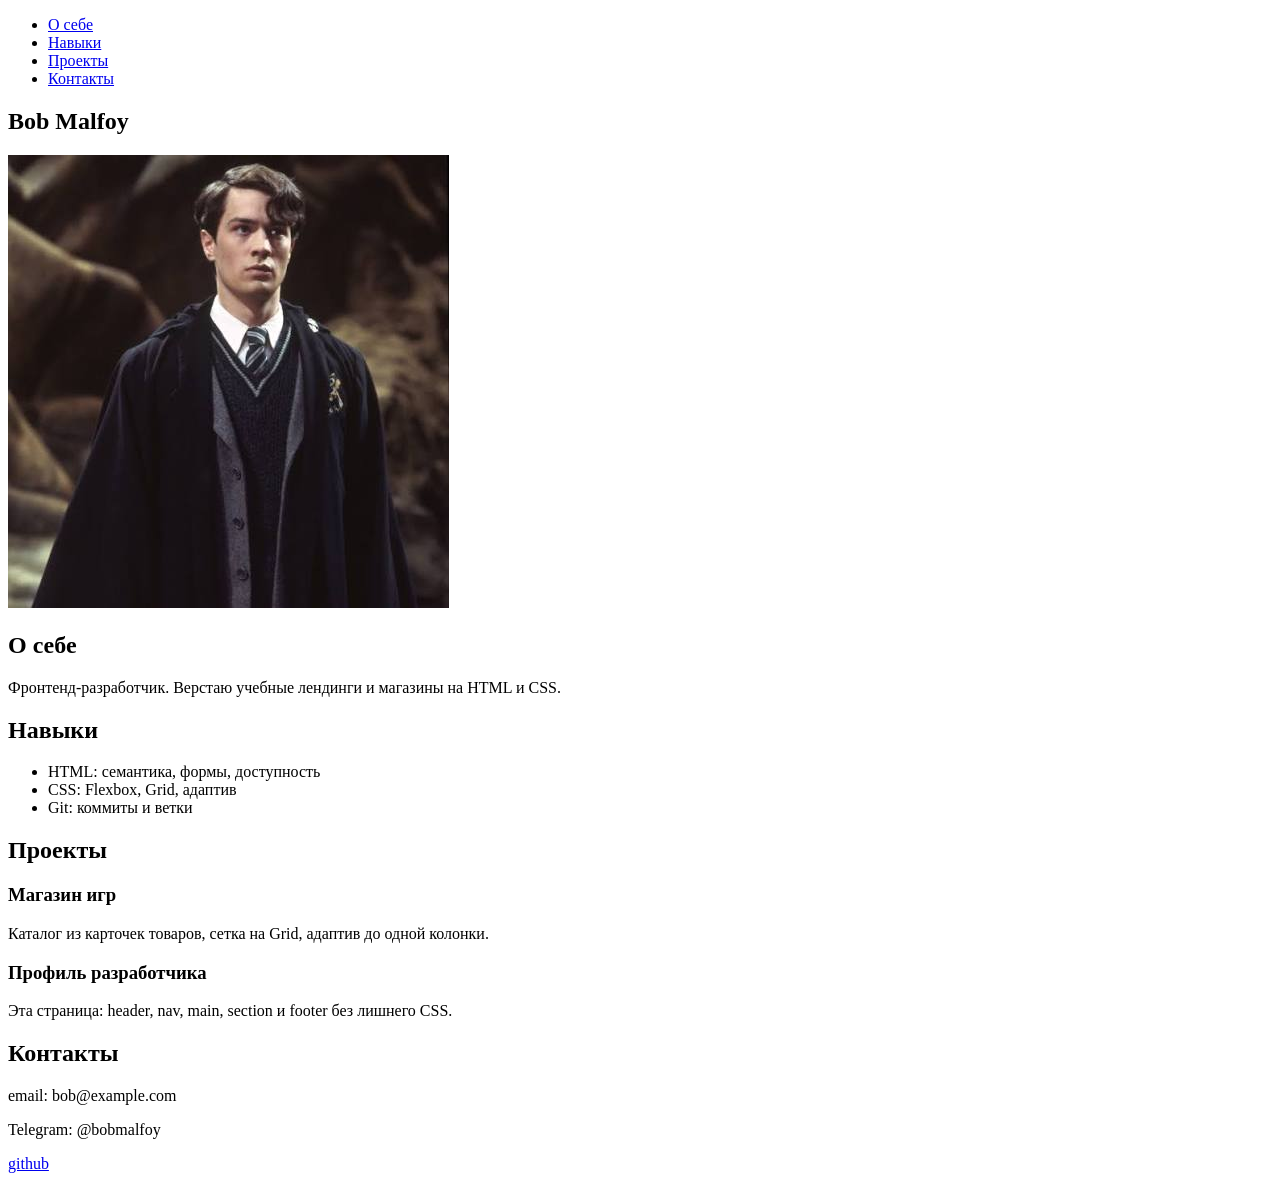
<file: account/index.html>
<!DOCTYPE html>
<html lang="ru">
<head>
    <meta charset="UTF-8">
    <meta name="viewport" content="width=device-width, initial-scale=1.0">
    <title>Profile</title>
</head>
<body>
    <header>
        <nav>
            <ul>
                <li><a href="#about">О себе</a></li>
                <li><a href="#skills">Навыки</a></li>
                <li><a href="#projects">Проекты</a></li>
                <li><a href="#contact">Контакты</a></li>
            </ul>
        </nav>
    </header>
    <main>
        <section id="about">
            <h1>Bob Malfoy</h1>
            <img src="images/avatar.jpeg" alt="Портрет разработчика Bob Malfoy">
            <h2>О себе</h2>
            <p>Фронтенд-разработчик. Верстаю учебные лендинги и магазины на HTML и CSS.</p>
        </section>

        <section id="skills">
            <h2>Навыки</h2>
            <ul>
                <li>HTML: семантика, формы, доступность</li>
                <li>CSS: Flexbox, Grid, адаптив</li>
                <li>Git: коммиты и ветки</li>
            </ul>
        </section>

        <section id="projects">
            <h2>Проекты</h2>

            <article>
                <h3>Магазин игр</h3>
                <p>Каталог из карточек товаров, сетка на Grid, адаптив до одной колонки.</p>
            </article>

            <article>
                <h3>Профиль разработчика</h3>
                <p>Эта страница: header, nav, main, section и footer без лишнего CSS.</p>
            </article>
        </section>
    </main>
    <footer id="contact">
        <h2>Контакты</h2>
        <p>email: bob@example.com</p>
        <p>Telegram: @bobmalfoy</p>
        <p><a href="https://github.com/DianaKurt">github</a></p>
    </footer>
</body>
</html>
</file>
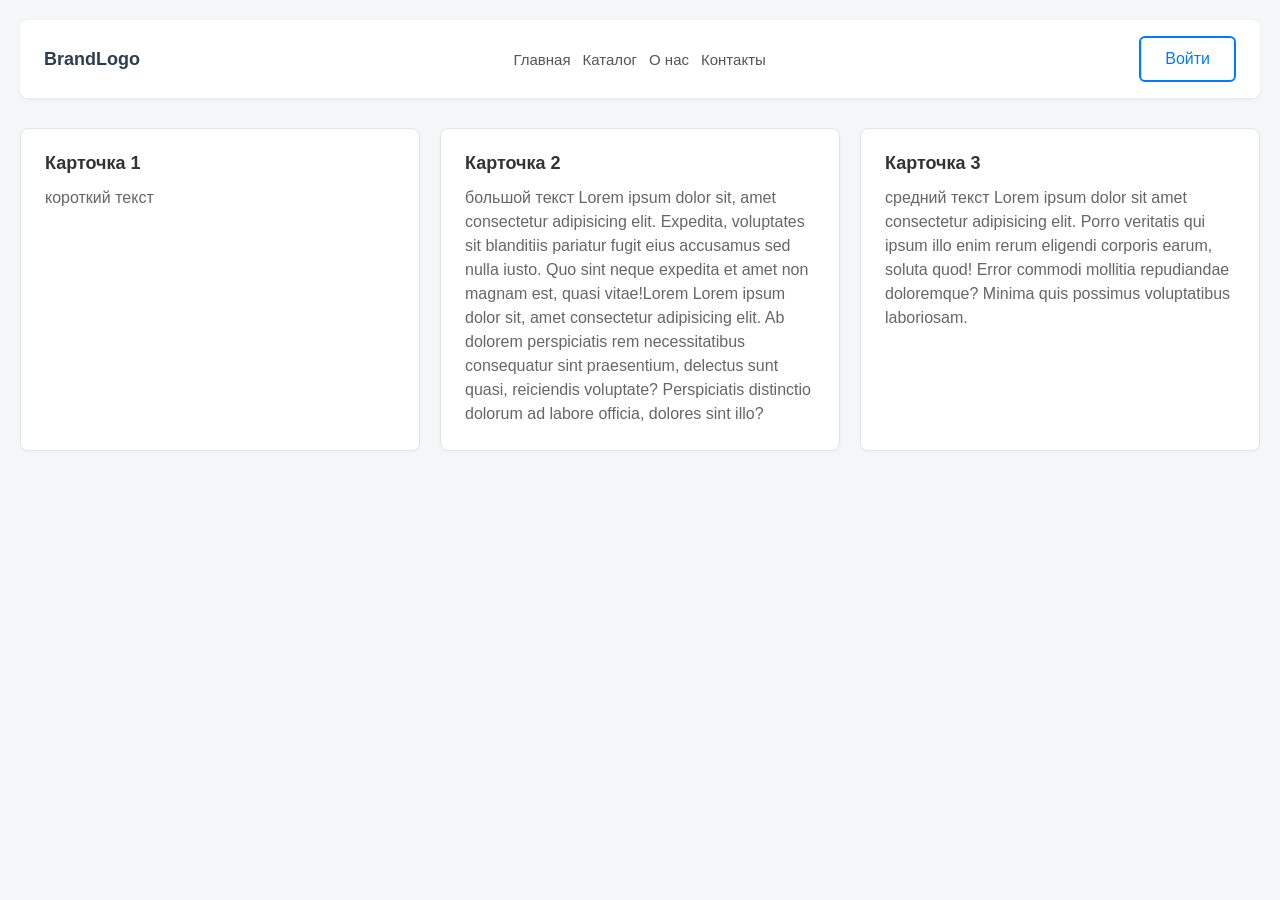
<file: container/index.html>
<!DOCTYPE html>
<html lang="ru">
<head>
    <meta charset="UTF-8">
    <meta name="viewport" content="width=device-width, initial-scale=1.0">
    <title>Container</title>
    <link rel="stylesheet" href="./style.css">
</head>
<body>
    <header class="header">
     <div class="logo">BrandLogo</div>
        <nav class="nav">
            <a href="#">Главная</a>
            <a href="#">Каталог</a>
            <a href="#">О нас</a>
            <a href="#">Контакты</a>
        </nav>
        <button class="btn">Войти</button>
    </header>

    <section class="cards-container">
        <article class="card">
            <h3>Карточка 1</h3>
            <p>короткий текст</p>
        </article>
        <article class="card">
            <h3>Карточка 2</h3>
            <p> большой текст Lorem ipsum dolor sit, amet consectetur adipisicing elit. Expedita, voluptates sit blanditiis pariatur fugit eius accusamus sed nulla iusto. Quo sint neque expedita et amet non magnam est, quasi vitae!Lorem Lorem ipsum dolor sit, amet consectetur adipisicing elit. Ab dolorem perspiciatis rem necessitatibus consequatur sint praesentium, delectus sunt quasi, reiciendis voluptate? Perspiciatis distinctio dolorum ad labore officia, dolores sint illo?</p>
        </article>
        <article class="card">
            <h3>Карточка 3</h3>
            <p>средний текст Lorem ipsum dolor sit amet consectetur adipisicing elit. Porro veritatis qui ipsum illo enim rerum eligendi corporis earum, soluta quod! Error commodi mollitia repudiandae doloremque? Minima quis possimus voluptatibus laboriosam.</p>
        </article>
    </section>
</body>
</html>
</file>
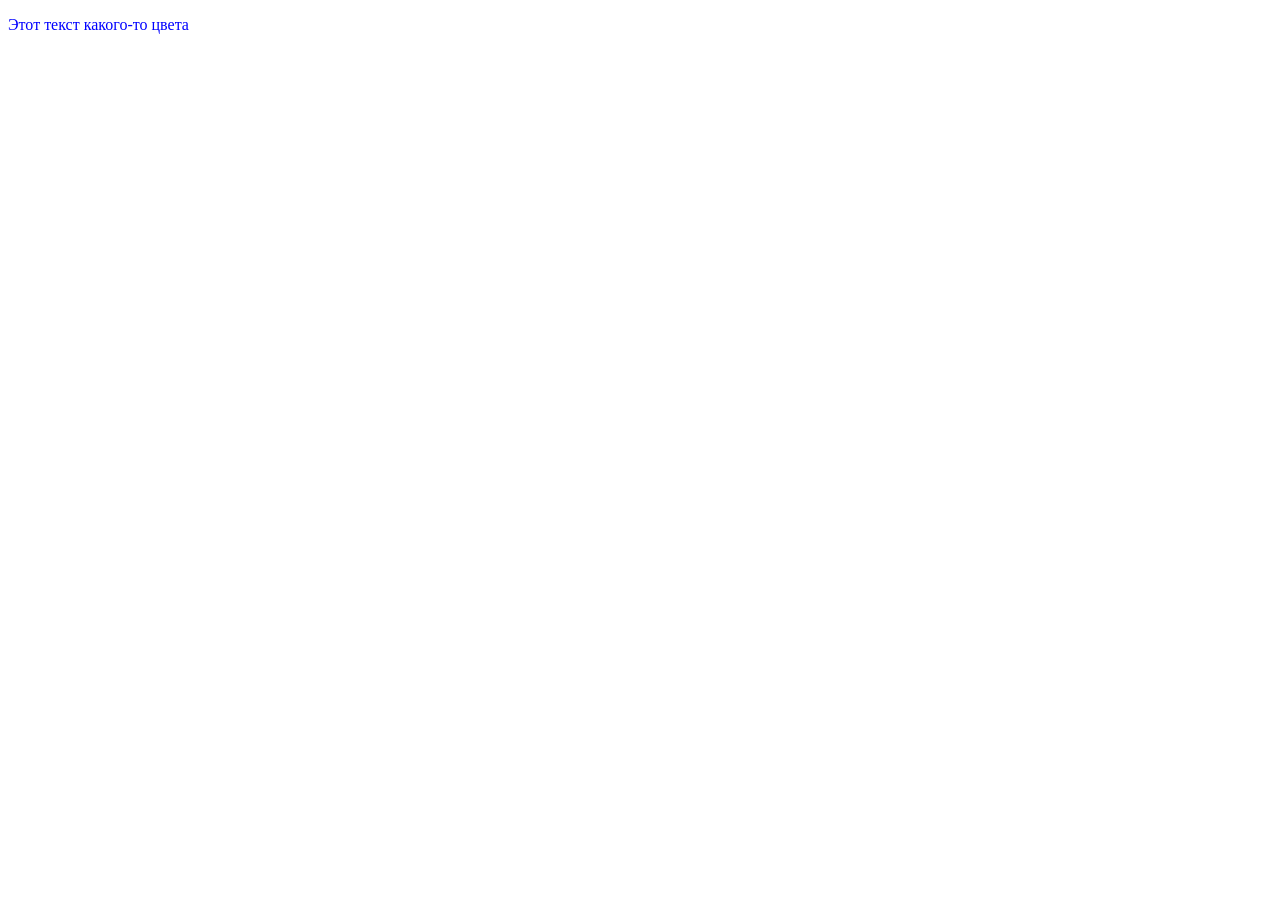
<file: css/index.html>
<!DOCTYPE html>
<html lang="en">
<head>
    <meta charset="UTF-8">
    <meta name="viewport" content="width=device-width, initial-scale=1.0">
    <title>Document</title>
    <link rel="stylesheet" href="./style.css">
</head>
<body>
    <p class="note" id="hint">Этот текст какого-то цвета</p>
</body>
</html>
</file>
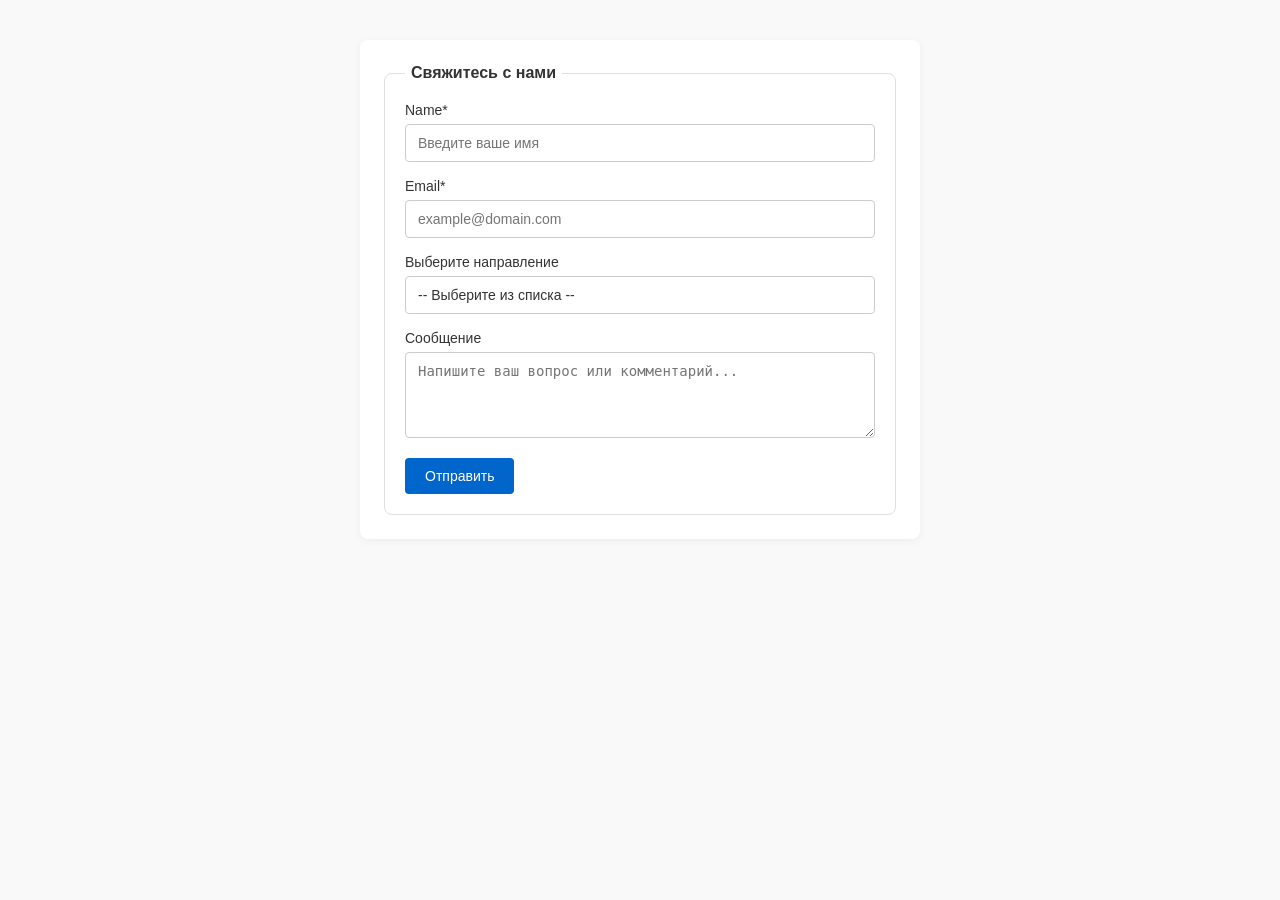
<file: form/index.html>
<!DOCTYPE html>
<html lang="ru">
<head>
    <meta charset="UTF-8">
    <meta name="viewport" content="width=device-width, initial-scale=1.0">
    <title>Форма</title>
    <link rel="stylesheet" href="./style.css">
</head>
<body>
    <main>
        <form action="#" method="POST">
            <fieldset>
                <legend>Свяжитесь с нами</legend>
                <div class="form-group">
                    <label for="name">Name<span aria-hidden="true">*</span></label>
                        <input 
                        id="name" 
                        type="text"
                        name="name"
                        required
                        placeholder="Введите ваше имя">
                </div>

                <div class="form-group">
                    <label for="email">Email<span aria-hidden="true">*</span></label>
                    <input 
                    id="email" 
                    type="email"
                    name="email"
                    required
                    placeholder="example@domain.com">
                </div>

                <div class="form-group">
                    <label for="direction">Выберите направление</label>
                    <select id="direction" name="direction">
                      <option value="" disabled selected>-- Выберите из списка --</option>
                      <option value="frontend">Frontend-разработка</option>
                      <option value="backend">Backend-разработка</option>
                      <option value="design">UI/UX Дизайн</option>
                    </select>
                </div>

                <div class="form-group">
                    <label for="message">Сообщение</label>
                    <textarea 
                        id="message" 
                        name="message" 
                        rows="4" 
                        placeholder="Напишите ваш вопрос или комментарий..."
                    ></textarea>
                </div>

                <button type="submit">Отправить</button>

            </fieldset>
        </form>
    </main>
</body>
</html>
</file>
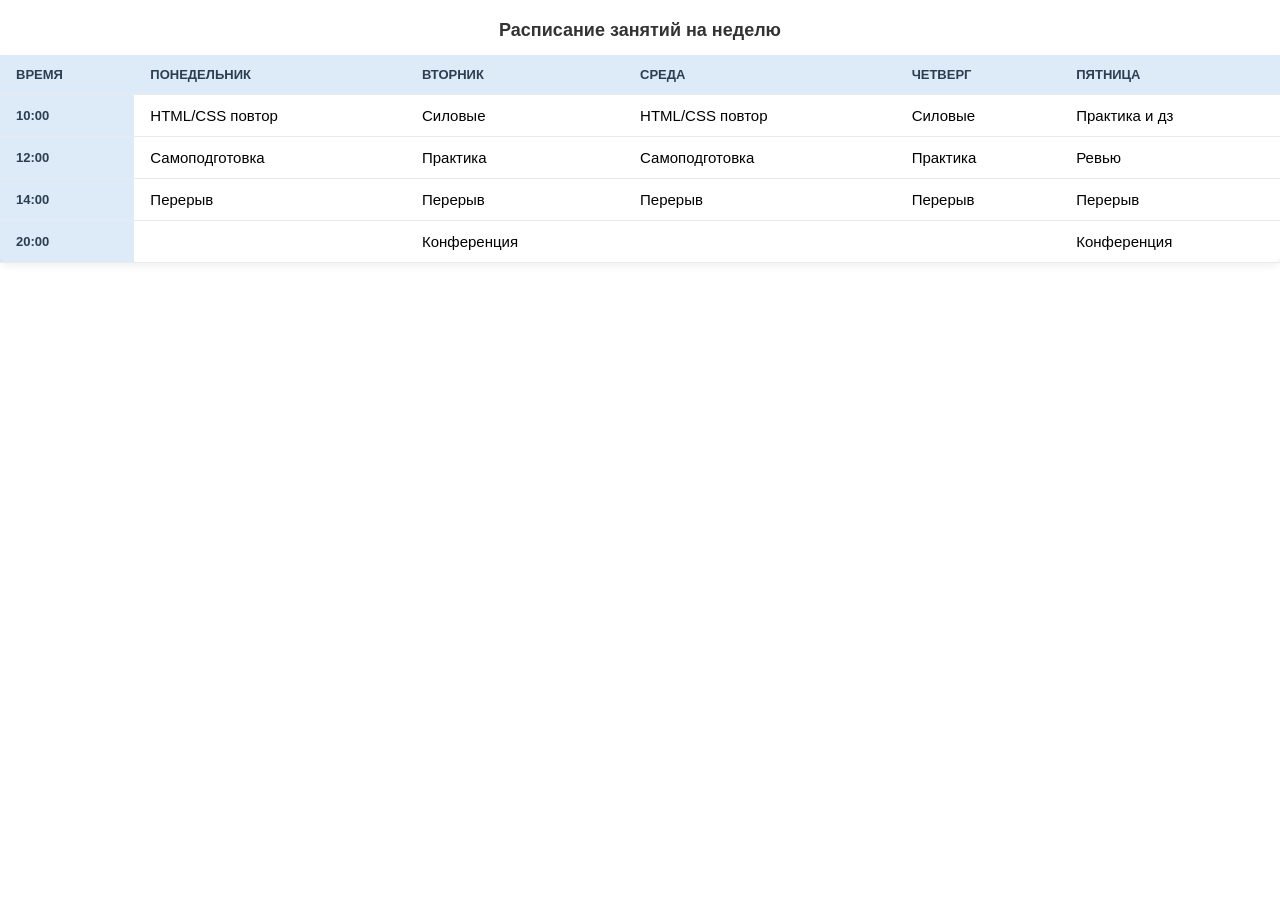
<file: table/index.html>
<!DOCTYPE html>
<html lang="ru">
<head>
    <meta charset="UTF-8">
    <meta name="viewport" content="width=device-width, initial-scale=1.0">
    <title>Расписание</title>
    <link rel="stylesheet" href="./style.css">
</head>
<body>
    <main>
        <table>
            <caption>Расписание занятий на неделю</caption>
            <thead>
                <tr>
                    <th scope="col">Время</th>
                    <th scope="col">Понедельник</th>
                    <th scope="col">Вторник</th>
                    <th scope="col">Среда</th>
                    <th scope="col">Четверг</th>
                    <th scope="col">Пятница</th>
                </tr>
            </thead>
            <tbody>
                <tr>
                    <th scope="row">10:00</th>
                    <td>HTML/CSS повтор</td>
                    <td>Силовые</td>
                    <td>HTML/CSS повтор</td>
                    <td>Силовые</td>
                    <td>Практика и дз</td>
                </tr>
                <tr>
                    <th scope="row">12:00</th>
                    <td>Самоподготовка</td>
                    <td>Практика</td>
                    <td>Самоподготовка</td>
                    <td>Практика</td>
                    <td>Ревью</td>
                </tr>
                <tr>
                    <th scope="row">14:00</th>
                    <td>Перерыв</td>
                    <td>Перерыв</td>
                    <td>Перерыв</td>
                    <td>Перерыв</td>
                    <td>Перерыв</td>
                </tr>
                <tr>
                    <th scope="row">20:00</th>
                    <td></td>
                    <td>Конференция</td>
                    <td></td>
                    <td></td>
                    <td>Конференция</td>
                </tr>
            </tbody>
        </table>
    </main>
</body>
</html>
</file>
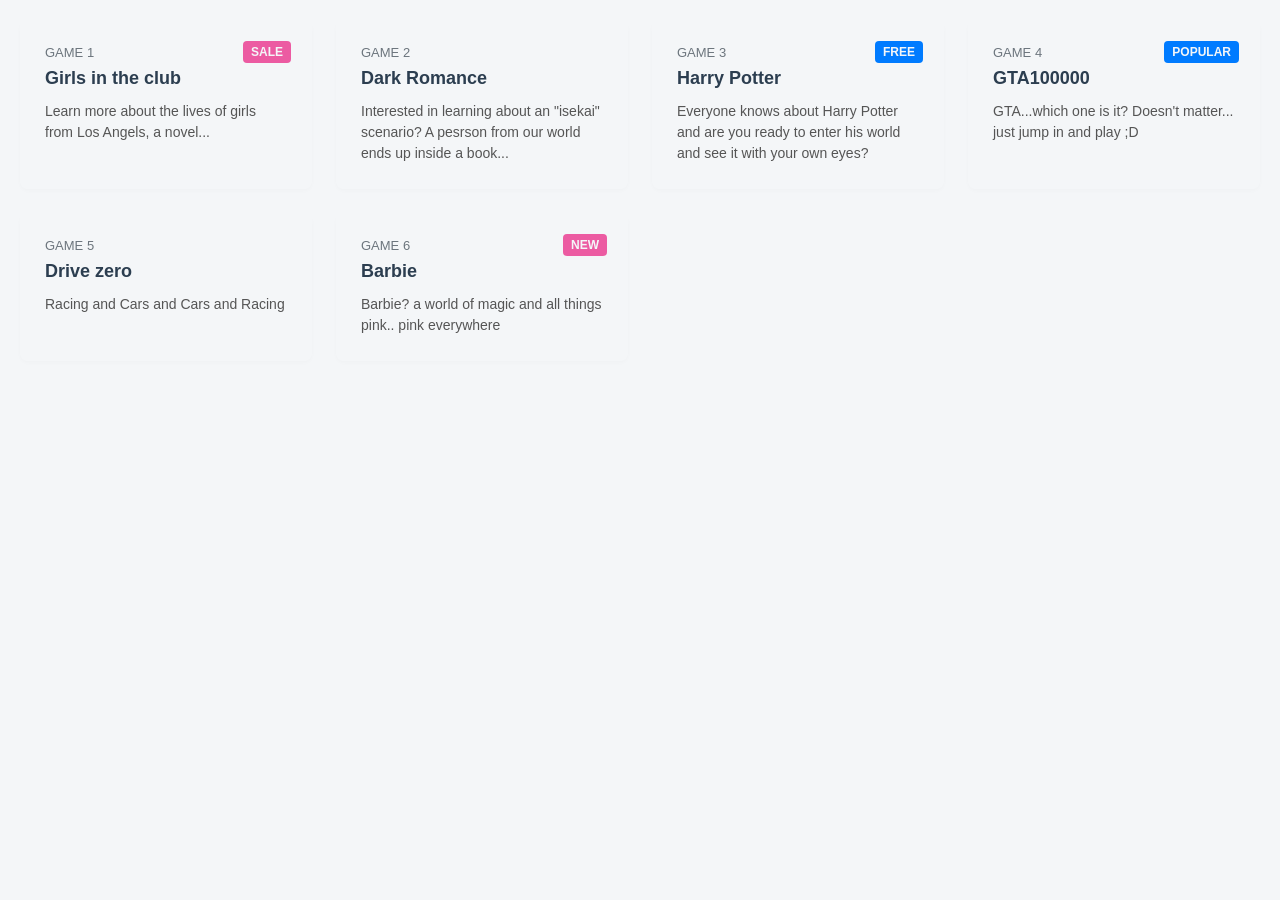
<file: task-10/index.html>
<!DOCTYPE html>
<html lang="en">
<head>
    <meta charset="UTF-8">
    <meta name="viewport" content="width=device-width, initial-scale=1.0">
    <title>Document</title>
    <link rel="stylesheet" href="./style.css">
</head>
<body>
    <main>
        <section class="resources-grid">
           <arcticle class="card">
            <span class="badge pink-color">Sale</span>
            <span class="category">Game 1</span>
            <h3>Girls in the club</h3>
            <p>Learn more about the lives of girls from Los Angels, a novel...</p>
           </arcticle>

           <arcticle class="card">
            <span class="category">Game 2</span>
            <h3>Dark Romance</h3>
            <p>Interested in learning about an "isekai" scenario? A pesrson from our world ends up inside a book...</p>
           </arcticle>

           <arcticle class="card">
            <span class="badge">Free</span>
            <span class="category">Game 3</span>
            <h3>Harry Potter</h3>
            <p>Everyone knows about Harry Potter and are you ready to enter his world and see it with your own eyes?</p>
           </arcticle>
           
           <arcticle class="card">
            <span class="badge">Popular</span>
           <span class="category">Game 4</span>
           <h3>GTA100000</h3>
           <p>GTA...which one is it? Doesn't matter... just jump in and play ;D</p>
           </arcticle>

           <arcticle class="card">
            <span class="category">Game 5</span>
            <h3>Drive zero</h3>
            <p>Racing and Cars and Cars and Racing</p>
           </arcticle>

           <arcticle class="card">
            <span class="badge pink-color">New</span>
            <span class="category">Game 6</span>
            <h3>Barbie</h3>
            <p>Barbie? a world of magic and all things pink.. pink everywhere</p>
           </arcticle>
        </section>
    </main>
</body>
</html>
</file>
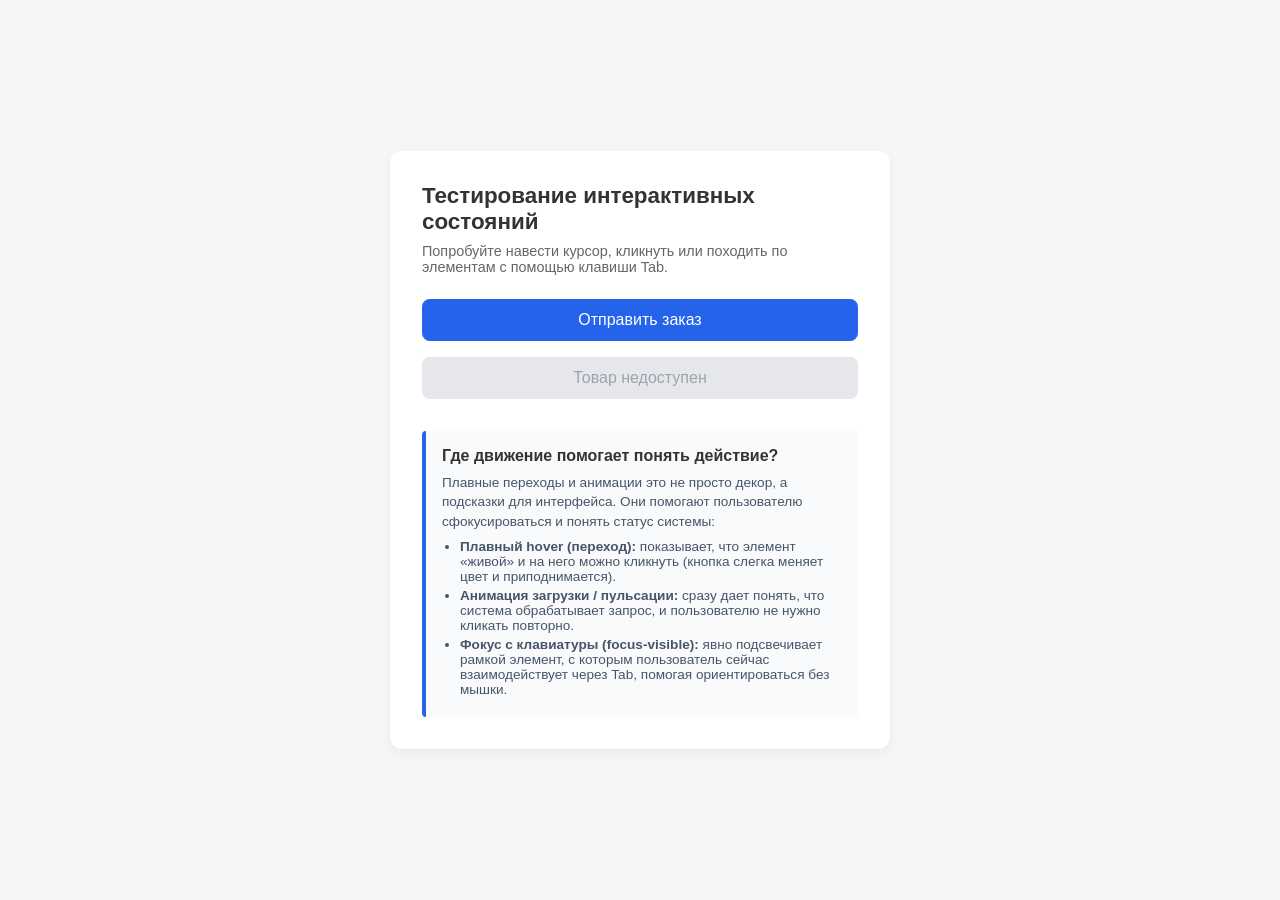
<file: task-12/index.html>
<!DOCTYPE html>
<html lang="ru">
<head>
    <meta charset="UTF-8">
    <meta name="viewport" content="width=device-width, initial-scale=1.0">
    <title>Интерактивная кнопка и состояния</title>
    <link rel="stylesheet" href="style.css">
</head>
<body>

    <main class="container">
        <h1>Тестирование интерактивных состояний</h1>
        <p class="subtitle">Попробуйте навести курсор, кликнуть или походить по элементам с помощью клавиши Tab.</p>
        <div class="button-group">
            <button class="btn" type="button">Отправить заказ</button>
            <button class="btn" type="button" disabled>Товар недоступен</button>
        </div>

        <div class="info-card">
            <h2>Где движение помогает понять действие?</h2>
            <p>Плавные переходы и анимации это не просто декор, а подсказки для интерфейса. Они помогают пользователю сфокусироваться и понять статус системы:</p>
            <ul>
                <li><strong>Плавный hover (переход):</strong> показывает, что элемент «живой» и на него можно кликнуть (кнопка слегка меняет цвет и приподнимается).</li>
                <li><strong>Анимация загрузки / пульсации:</strong> сразу дает понять, что система обрабатывает запрос, и пользователю не нужно кликать повторно.</li>
                <li><strong>Фокус с клавиатуры (focus-visible):</strong> явно подсвечивает рамкой элемент, с которым пользователь сейчас взаимодействует через Tab, помогая ориентироваться без мышки.</li>
            </ul>
        </div>
    </main>

</body>
</html>
</file>
<file: container/style.css>
*{
    margin: 0;
    padding: 0;
    box-sizing: border-box;
}

body {
    font-family: sans-serif;
    margin: 0;
    padding: 20px;
    background-color: #f4f6f8;
    color: #333;
}

.header {
    display: flex;
    justify-content: space-between;
    align-items: center;
    padding: 16px 24px;
    background-color: #ffffff;
    border-radius: 8px;
    box-shadow: 0 2px 4px rgba(0,0,0,0.05);
    margin-bottom: 30px;
    flex-wrap: wrap;
    gap: 16px;
}

.logo {
    font-weight: bold;
    font-size: 18px;
    color: #2c3e50;
}

.nav {
    display: flex;
    gap: 12px; 
    flex-wrap: wrap;
    max-width: 100%;
}

.nav a {
    text-decoration: none;
    color: #555;
    font-size: 15px;
}

.nav a:hover {
    color: #007bff;
}

.btn {
    position: relative; 
    display: inline-block;
    padding: 12px 24px;
    font-size: 16px;
    font-weight: 500;
    color: #007bff;
    background-color: transparent;
    border: 2px solid #007bff;
    border-radius: 6px;
    cursor: pointer;
    overflow: hidden;
    z-index: 1; 
    transition: color 0.3s ease;
}
  
 
.btn::before {
    content: "";
    position: absolute;
    top: 0;
    left: 0;
    width: 100%;
    height: 100%;
    background-color: #007bff;
    z-index: -1; 
    transform: translateX(-100%);
    transition: transform 0.3s ease;
}
  
.btn:hover::before {
    transform: translateX(0);
}

.btn:hover {
    color: #ffffff;
}

.cards-container {
    display: flex;
    flex-wrap: wrap;
    gap: 20px;
}

.card {
    flex: 1 1 calc(33.333% - 14px);
    min-width: 260px;
    padding: 24px;
    background-color: #ffffff;
    border: 1px solid #e1e4e8;
    border-radius: 8px;
    box-sizing: border-box;
    box-shadow: 0 2px 4px rgba(0,0,0,0.02);
}

.card:hover {
    background-color: #597a9d45;
    cursor: pointer;
    transform: translateY(-4px);
    box-shadow: 0 8px 16px rgba(0, 0, 0, 0.1);
}

.card h3 {
    margin-top: 0;
    margin-bottom: 12px;
    font-size: 18px;
}

.card p {
    margin: 0;
    color: #666;
    line-height: 1.5;
}
</file>
<file: css/style.css>
p { color: black; }       /* Селектор тега */
.note { color: blue; }    /* Селектор класса */
</file>
<file: form/style.css>
*{
    margin: 0;
    padding: 0;
    box-sizing: border-box;
}

body {
    font-family: Roboto, sans-serif;
    max-width: 600px;
    margin: 40px auto;
    padding: 0 20px;
    color: #333;
    background-color: #f9f9f9;
  }
  main {
    background: #ffffff;
    padding: 24px;
    border-radius: 8px;
    box-shadow: 0 2px 8px rgba(0, 0, 0, 0.05);
  }
  fieldset {
    border: 1px solid #e0e0e0;
    border-radius: 8px;
    padding: 20px;
  }
  legend {
    font-weight: bolder;
    padding: 0 6px;
  }
  .form-group {
    margin-bottom: 16px;
  }
  .form-group label {
    display: block;
    margin-bottom: 6px;
    font-size: 14px;
    font-weight: 500;
    color: #333;
  }

  input, select, textarea {
    width: 100%;
    padding: 10px 12px;
    font-size: 14px;
    color: #333;
    background-color: #fff;
    border: 1px solid #ccc;
    border-radius: 4px;
    appearance: none;
    cursor: pointer;
  }
  input:focus, select:focus, textarea:focus {
    outline: none;
    border-color: #0066cc;
    box-shadow: 0 0 0 2px rgba(0, 102, 204, 0.15);
  }

  button[type="submit"] {
    padding: 10px 20px;
    background-color: #0066cc;
    color: #fff;
    border: none;
    border-radius: 4px;
    font-size: 14px;
    font-weight: 500;
    cursor: pointer;
  }
  button[type="submit"]:hover {
    background-color: #0052a3;
  }
</file>
<file: table/style.css>
*{
    margin: 0;
    padding: 0;
    box-sizing: border-box;
}

table {
    width: 100%;
    border-collapse: collapse;
    margin: 20px auto;
    font-family: sans-serif;
    font-size: 15px;
    background-color: #ffffff;
    box-shadow: 0 4px 6px rgba(0, 0, 0, 0.05); 
    border-radius: 8px; 
  }
  
  caption {
    font-size: 18px;
    font-weight: bold;
    margin-bottom: 14px;
    text-align: center;
    color: #333333;
  }
  
  th, td {
    padding: 12px 16px; 
    text-align: left;
    border-bottom: 1px solid #eaeaea; 
  }
  
  th {
    background-color: #136fca24; 
    color: #2c3e50;
    font-weight: 600;
    text-transform: uppercase;
    font-size: 13px;
  }
  
  tbody tr:hover {
    background-color: #f1f4f8;
    transition: background-color 0.2s ease;
  }
</file>
<file: task-10/style.css>
* {
    margin: 0;
    padding: 0;
    box-sizing: border-box;
}

:root {
    --white-color: 244, 246, 248;
    --blue-color: 0, 123, 255;
    --pink-color: 236, 91, 162;
}

body {
    font-family: sans-serif;
    background-color: rgb(var(--white-color));
    color: #333;
    padding: 20px;
}

.resources-grid {
    display: grid;
    grid-template-columns: repeat(auto-fit, minmax(280px, 2fr));
    gap: 24px;
}

.card {
    position: relative;
    border: 1px solid rgb(var(--white-color));
    border-radius: 8px;
    padding: 24px;
    box-shadow: 0 2px 4px rgba(0, 0, 0, 0.02);
    display: flex;
    flex-direction: column;
}

.card:hover {
    background-color: rgb(var(--pink-color), 0.5);
    transition: background-color 0.3s ease;
}

.badge {
    position: absolute;
    top: 20px;
    right: 20px;
    background-color: rgb(var(--blue-color));
    color: rgb(var(--white-color));
    font-size: 12px;
    font-weight: 600;
    padding: 4px 8px;
    border-radius: 4px;
    text-transform: uppercase;
}

.pink-color{
    background-color: rgb(var(--pink-color));
}

.category {
    font-size: 13px;
    font-weight: 500;
    color: #6c757d;
    text-transform: uppercase;
    margin-bottom: 8px;
}

.card h3 {
    margin: 0 0 12px 0;
    font-size: 18px;
    color: #2c3e50;
}

.card p {
    font-size: 14px;
    color: #555;
    line-height: 1.5;
}
</file>
<file: task-12/style.css>
* {
    box-sizing: border-box;
    margin: 0;
    padding: 0;
}

body {
    font-family: -apple-system, BlinkMacSystemFont, "Segoe UI", Roboto, sans-serif;
    color: #333;
    background-color: #f4f6f8;
    display: flex;
    justify-content: center;
    align-items: center;
    min-height: 100vh;
}

.container {
    background: #ffffff;
    padding: 32px;
    border-radius: 12px;
    box-shadow: 0 4px 12px rgba(0, 0, 0, 0.05);
    max-width: 500px;
    width: 100%;
}

h1 {
    font-size: 1.4rem;
    margin-bottom: 8px;
}

.subtitle {
    font-size: 0.9rem;
    color: #666;
    margin-bottom: 24px;
}

.button-group {
    display: flex;
    flex-direction: column;
    gap: 16px;
    margin-bottom: 32px;
}


.btn {
    background-color: #2563eb;
    color: #ffffff;
    border: none;
    padding: 12px 24px;
    border-radius: 8px;
    font-size: 1rem;
    font-weight: 500;
    cursor: pointer;
    width: 100%;
    transition: background-color 0.2s ease, transform 0.2s ease, box-shadow 0.2s ease;
    animation: pulse-attention 3s infinite ease-in-out;
}

.btn:hover:not(:disabled) {
    background-color: #1d4ed8;
    transform: translateY(-2px); 
    box-shadow: 0 4px 12px rgba(37, 99, 235, 0.3);
}

.btn:active:not(:disabled) {
    transform: translateY(0);
    box-shadow: none;
}

.btn:focus-visible {
    outline: 3px solid #93c5fd;
    outline-offset: 2px;
}

.btn:disabled {
    background-color: #e5e7eb;
    color: #9ca3af;
    cursor: not-allowed;
    animation: none;
    box-shadow: none;
    transform: none;
}

@keyframes pulse-attention {
    0%, 100% {
        transform: scale(1);
    }
    50% {
        transform: scale(1.02);
    }
}

.info-card {
    background-color: #f8fafc;
    border-left: 4px solid #2563eb;
    padding: 16px;
    border-radius: 4px;
}

.info-card h2 {
    font-size: 1rem;
    margin-bottom: 8px;
}

.info-card p {
    font-size: 0.85rem;
    color: #475569;
    margin-bottom: 8px;
    line-height: 1.4;
}

.info-card ul {
    padding-left: 18px;
    font-size: 0.85rem;
    color: #475569;
}

.info-card li {
    margin-bottom: 4px;
}
</file>
